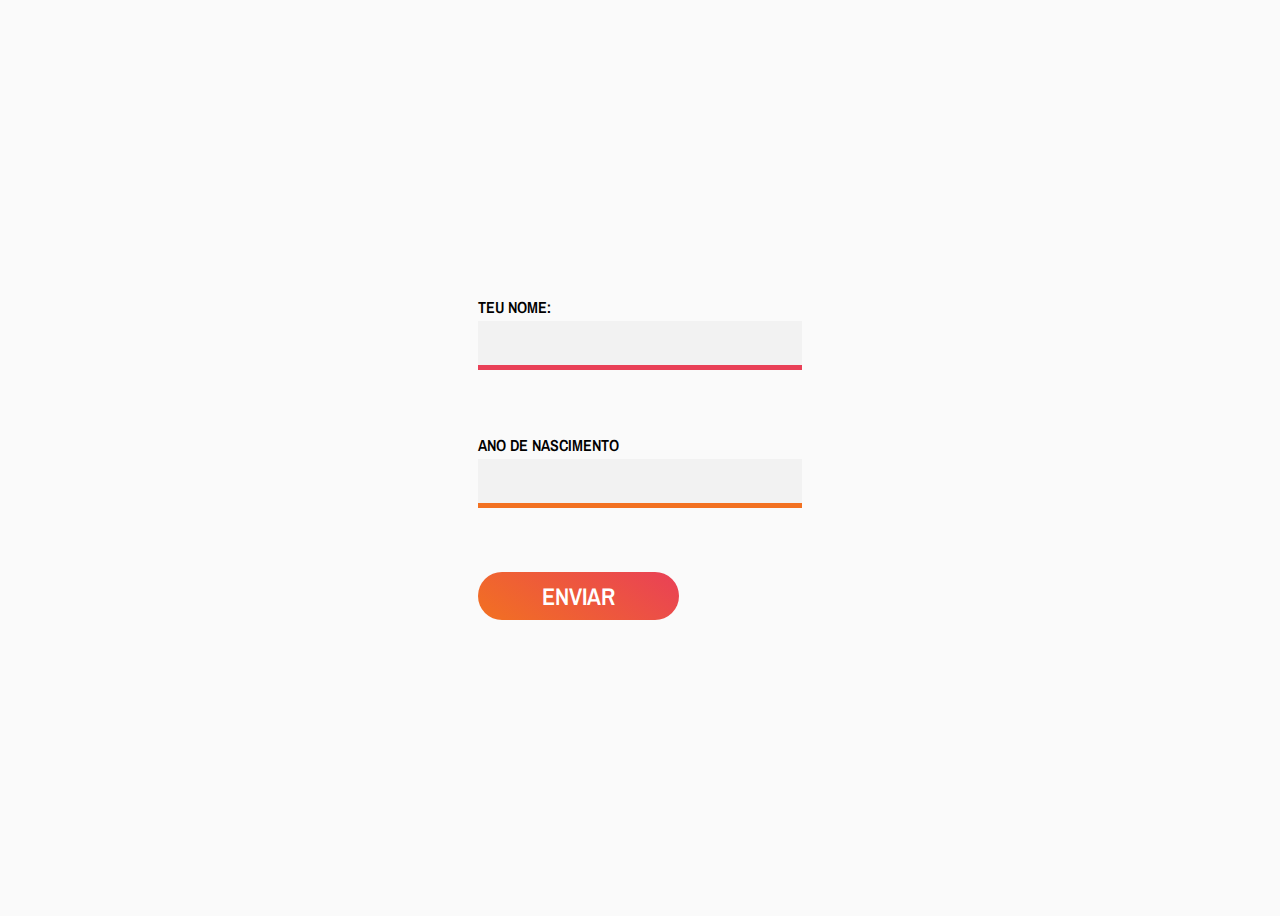
<file: w2/exe1/index.html>
<!DOCTYPE html>
<html lang="pt">
  <head>
    <meta charset="utf-8" />
    <meta
      name="viewport"
      content="width=device-width, initial-scale=1, shrink-to-fit=no"
    />
    <title>JavaScript</title>
    <link
      href="https://fonts.googleapis.com/css?family=Archivo|Archivo+Narrow:600"
      rel="stylesheet"
    />
    <link href="css/site.css" rel="stylesheet" />
    <link href="css/3.css" rel="stylesheet" />
  </head>

  <body>
    <div id="bemvinda" class="mensagem"></div>
    <form id="formulario">
      <label> Teu nome: <input type="text"  id="nome" /> </label>
      <label>
        Ano de nascimento <input type="text"  id="anonasc" maxlength="4" />
      </label>
      <button type="submit">Enviar</button>
    </form>
    <script src="js/javascript.js"></script>
  </body>
</html>
</file>
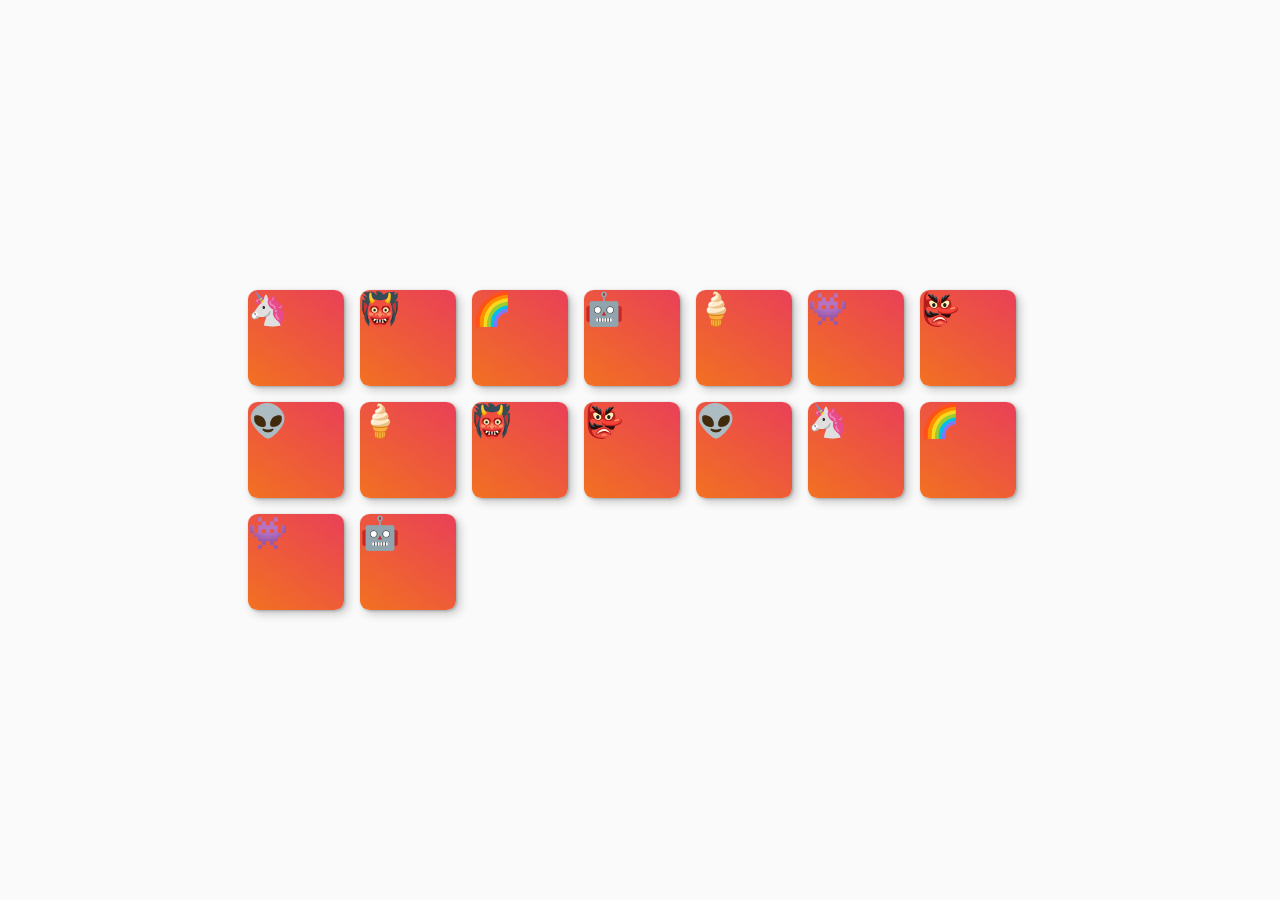
<file: w2/exe2/index.html>
<!DOCTYPE html>
<html lang="pt">
  <head>
    <meta charset="utf-8" />
    <meta
      name="viewport"
      content="width=device-width, initial-scale=1, shrink-to-fit=no"
    />
    <title>Jogo Memória</title>
    <link
      href="https://fonts.googleapis.com/css?family=Archivo|Archivo+Narrow:600"
      rel="stylesheet"
    />
    <link href="css/site.css" rel="stylesheet" />
    <link href="css/4.css" rel="stylesheet" />
  </head>

 <body>
    <main>
      <div id="mesa" class="mesa">
      </div>
      </main>
    <script src="js/javascript.js"></script>
  </body>
</html>
</file>
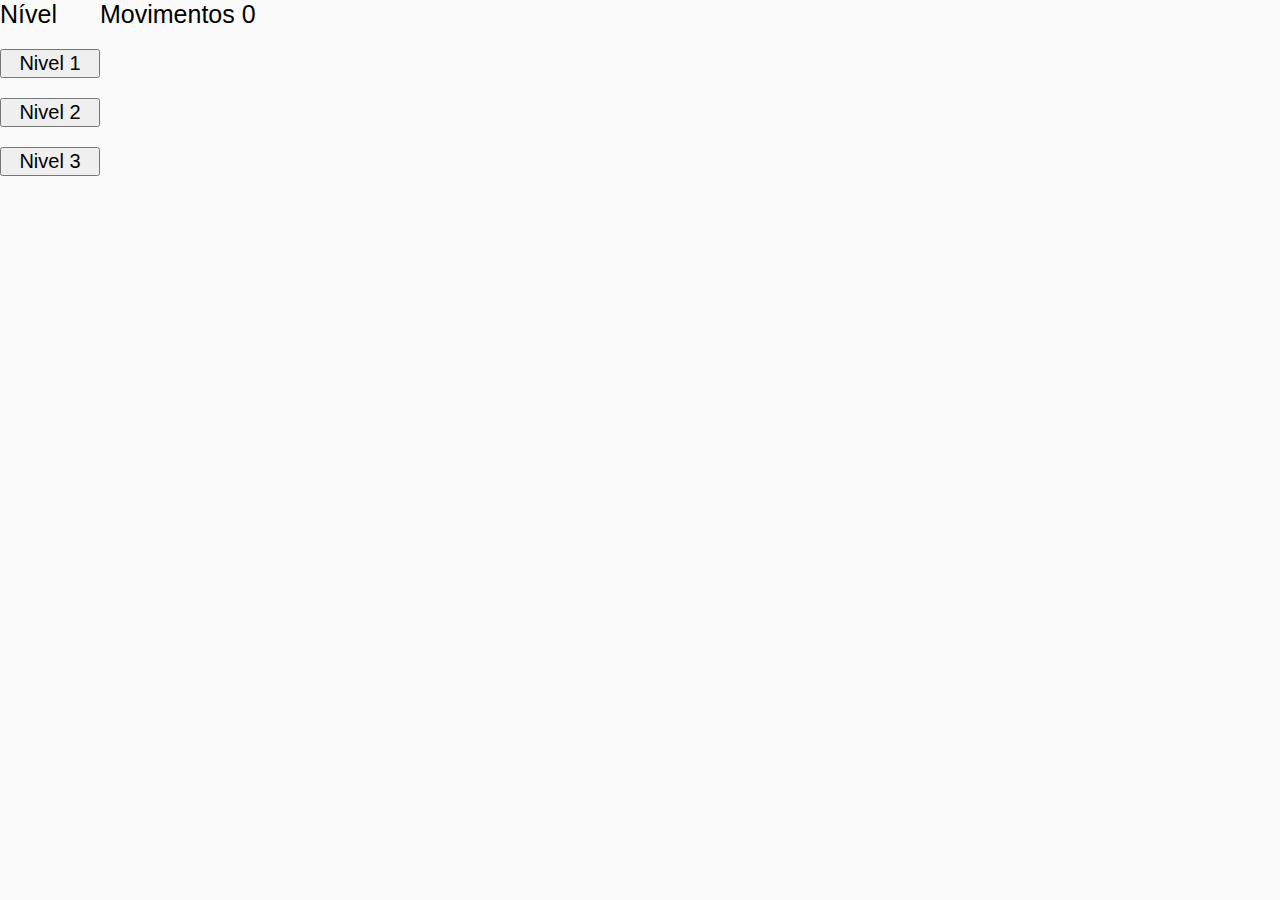
<file: w2/exe3/index.html>
<!DOCTYPE html>
<html lang="pt">
<head>
  <meta charset="utf-8" />
  <meta name="viewport" content="width=device-width"/>
  <title>Jogo Memória</title>
  <link href="css/styles.css" rel="stylesheet" />
</head>
<body>
  <main>
    <div name="escolhanivel" class="cabecalho">
      <span>Nível <span id="nivel"> </span></span>
      <button class="buttonDisp" id="n1" onclick="nivel1()">Nivel 1 </button>
      <button class="buttonDisp" id="n2" onclick="nivel2()">Nivel 2 </button>
      <button class="buttonDisp" id="n3" onclick="nivel3()">Nivel 3 </button>
    </div>
    <div name="escolhanivel" class="cabecalho">
      <span>Movimentos <span id="movimentos"> 0</span></span>
    </div>
    <!--div vazia onde irão ser colocadas as cartas-->
    <div id="mesa" class="mesa">
    </div>
  </main>
  <script src="js/variaveisGlobais.js"></script>
  <script src="js/escolhaNivel.js"></script>
  <script src="js/baralharDistribuir.js"></script>
  <script src="js/descobrirComparar.js"></script>
  <script src="js/certoErrado.js"></script>

</body>
</html>
</file>
<file: w2/exe1/css/site.css>
:root {
  --bg: #fafafa;
  --font: "Archivo", sans-serif;
  --font-display: "Archivo Narrow", sans-serif;
  --hotpink: #e94057;
  --orange: #f27121;
  --gradient: linear-gradient(35deg, var(--orange), var(--hotpink));
}

body {
  min-height: 100vh;
  background: var(--bg);
  font-family: var(--font);
}
</file>
<file: w2/exe1/css/3.css>
body {
  display: flex;
  flex-direction: column;
  justify-content: center;
  align-items: center;
}

label {
  display: block;
  margin-bottom: 4rem;
  font-family: var(--font-display);
  font-weight: 600;
  text-transform: uppercase;
}

input {
  display: block;
  min-width: 20rem;
  margin-top: 0.2rem;
  background: rgba(0, 0, 0, 0.03);
  padding: 0.5rem 0.1rem;
  border: 0;
  border-bottom: 5px solid var(--hotpink);
  font-size: 1.5rem;
  color: var(--hotpink);
}

input:focus {
  outline: 0;
  background: rgba(0, 0, 0, 0.06);
}

label:nth-of-type(even) input {
  border-bottom-color: var(--orange);
  color: var(--orange);
}

button {
  cursor: pointer;
  border: 0;
  background-image: var(--gradient);
  padding: 0.75rem 4rem;
  border-radius: 5rem;
  color: white;
  font-family: var(--font-display);
  font-weight: 600;
  text-transform: uppercase;
  font-size: 1.5rem;
  line-height: 1;
  transition: 0.3s;
}

button:hover,
button:focus {
  opacity: 0.9;
  outline: 0;
}

.mensagem {
  background-image: var(--gradient);
  margin-bottom: 2rem;
  color: white;
  padding: 1rem 3rem;
  border-radius: 10px;
  font-size: 1.5rem;
}

.mensagem:empty {
  display: none;
}

.mensagem p {
  margin: 1em 0;
}
</file>
<file: w2/exe2/css/site.css>
:root {
  --bg: #fafafa;
  --font: "Archivo", sans-serif;
  --font-display: "Archivo Narrow", sans-serif;
  --hotpink: #e94057;
  --orange: #f27121;
  --gradient: linear-gradient(35deg, var(--orange), var(--hotpink));
}

body {
  margin: auto;
  min-height: 100vh;
  background: var(--bg);
  font-family: var(--font);
}
</file>
<file: w2/exe2/css/4.css>
body {
  font-size: 2rem;
  display: flex;
  flex-direction: column;
}

main {
  flex-grow: 1;
  display: flex;
  justify-content: center;
  position: relative;
}

.mesa {
  display: flex;
  flex-wrap: wrap;
  align-items: center;
  align-content: center;
  max-width: 50rem;
  margin: auto;
}

.carta {
  width: 6rem;
  height: 6rem;
  margin: 0.5rem;
  border-radius: 0.3em;
  background-image: var(--gradient);
  box-shadow: 1px 1px 3px rgba(0, 0, 0, 0.25), 4px 4px 10px rgba(0, 0, 0, 0.2);
  position: relative;
  transition: 0.3s;
  cursor: pointer;
  backface-visibility: hidden;
  transform-style: preserve-3d;
}

.carta__conteudo {
  position: absolute;
  left: 0;
  right: 0;
  top: 0;
  bottom: 0;
  transform: rotateY(-180deg);/*girar 180graus*/
  backface-visibility: hidden;
  background-color: white;
  box-shadow: 1px 1px 3px rgba(0, 0, 0, 0.25), 4px 4px 10px rgba(0, 0, 0, 0.2);
  border-radius: 0.3em;
  display: flex;
  justify-content: center;
  align-items: center;
  font-size: 2.5rem;
  padding-top: 0.4rem;
}

.carta__conteudo::selection {
  background: transparent;
}

.carta.descoberta {
  transform: rotateY(-180deg);
}
</file>
<file: w2/exe3/css/styles.css>
body{
  font-size: 2rem;
  display: flex;
  flex-direction: column;
  margin: auto;
  min-height: 100vh;
  background: var(--bg);
  font-family: var(--font);
}

main{
  flex-grow: 1;
  display: flex;
  justify-content: center;
  position: relative;
}
:root {
  --bg: #fafafa;
  --font: "Archivo", sans-serif;
  --font-display: "Archivo Narrow", sans-serif;
  --hotpink: #e94057;
  --orange: #f27121;
  --gradient: linear-gradient(35deg, var(--orange), var(--hotpink));
}
.cabecalho{
  font-size: 25px !important;
}

.carta{
  width: 5rem;
  height: 5rem;
  margin: 0.5rem;
  border-radius: 0.1em;
  background-image: var(--gradient);
  box-shadow: 1px 1px 3px rgba(0, 0, 0, 0.25), 4px 4px 10px rgba(0, 0, 0, 0.2);
  position: relative;
  transition: 0.3s;
  cursor: pointer;
  backface-visibility: hidden;
  transform-style: preserve-3d;
}

.carta_conteudo{
  position: absolute;
  left: 0;
  right: 0;
  top: 0;
  bottom: 0;
  transform: rotateY(-180deg);
  backface-visibility: hidden;
  background-color: steelblue;
  border-radius: 0.1em;
  display: flex;
  justify-content: center;
  align-items: center;
  font-size: 2.5rem;
  padding-top: 0.4rem;
}

.carta_conteudo::selection {
  background: transparent;
}

.carta.descoberta {
  transform: rotateY(-180deg);

}

@keyframes erro {
  0% { transform:translate(0,0) }
  1.78571% { transform:translate(5px,0) }
  3.57143% { transform:translate(0,0) }
  5.35714% { transform:translate(5px,0) }
  7.14286% { transform:translate(0,0) }
  8.92857% { transform:translate(5px,0) }
  10.71429% { transform:translate(0,0) }
  100% { transform:translate(0,0) }

}

@keyframes certo {
  from {
    transform: rotateY(-180deg) scale3d(1.1, 1.1, 1.1);
    opacity: 1;
  }

  25% {
    transform: rotateY(-180deg) scale3d(1.5, 1.5, 1.5);
    opacity: 1;
  }

  to {
    transform: rotateY(-180deg) scale3d(1.1, 1.1, 1.1);
    opacity: 1; /*mantém os pares na tela*/
    /*opacity:0 esconde as cartas que fazem par*/
 }
}

.sucesso {
  pointer-events: none;
}

.sucesso .carta_conteudo {
  animation: certo 1.3s ease-in-out forwards;
}

.erro {
  animation: shake-animation 0.1s ease infinite;
  transform-origin: 50% 50%;
}
.tempo{
  width: 120px;
  height: 200px;
  background-color: steelblue;
  overflow: hidden;
  padding: 10px 10px;
  position: absolute;
  margin-right: 70%;
  margin-top: 20%;
  border-radius: 0.3rem;
  font-family: "Bahnschrift", serif;
}
.tempo span{
  margin-left: 3px;
}
.nivelAtual{
  width: 120px;
  height: 200px;
  background-color: steelblue;
  overflow: hidden;
  padding: 10px 10px;
  position: absolute;
  margin-left: 70%;
  margin-top: 20%;
  font-family: "Bahnschrift";
  border-radius: 0.3rem;
}
.buttonDisp{
  display:block;
  margin: 20px auto;
  width: 100px;
  text-align: center;
  font-size: 20px;
}
.mesa{
  display: flex;
  flex-wrap: wrap-reverse;
  align-items: center;
  align-content: center;
  max-width: 30%;
  margin: auto;

}
@media(max-width: 600px){
  .mesa{
    display: flex;
    flex-wrap: wrap-reverse;
    align-items: center;
    align-content: center;
    max-width: 50px;
    margin: auto;

  }
}
@media(max-width: 300px){
  .mesa{
    display: flex;
    flex-wrap: wrap-reverse;
    align-items: center;
    align-content: center;
    max-width: 50px;
    margin: auto;

  }

}
</file>
